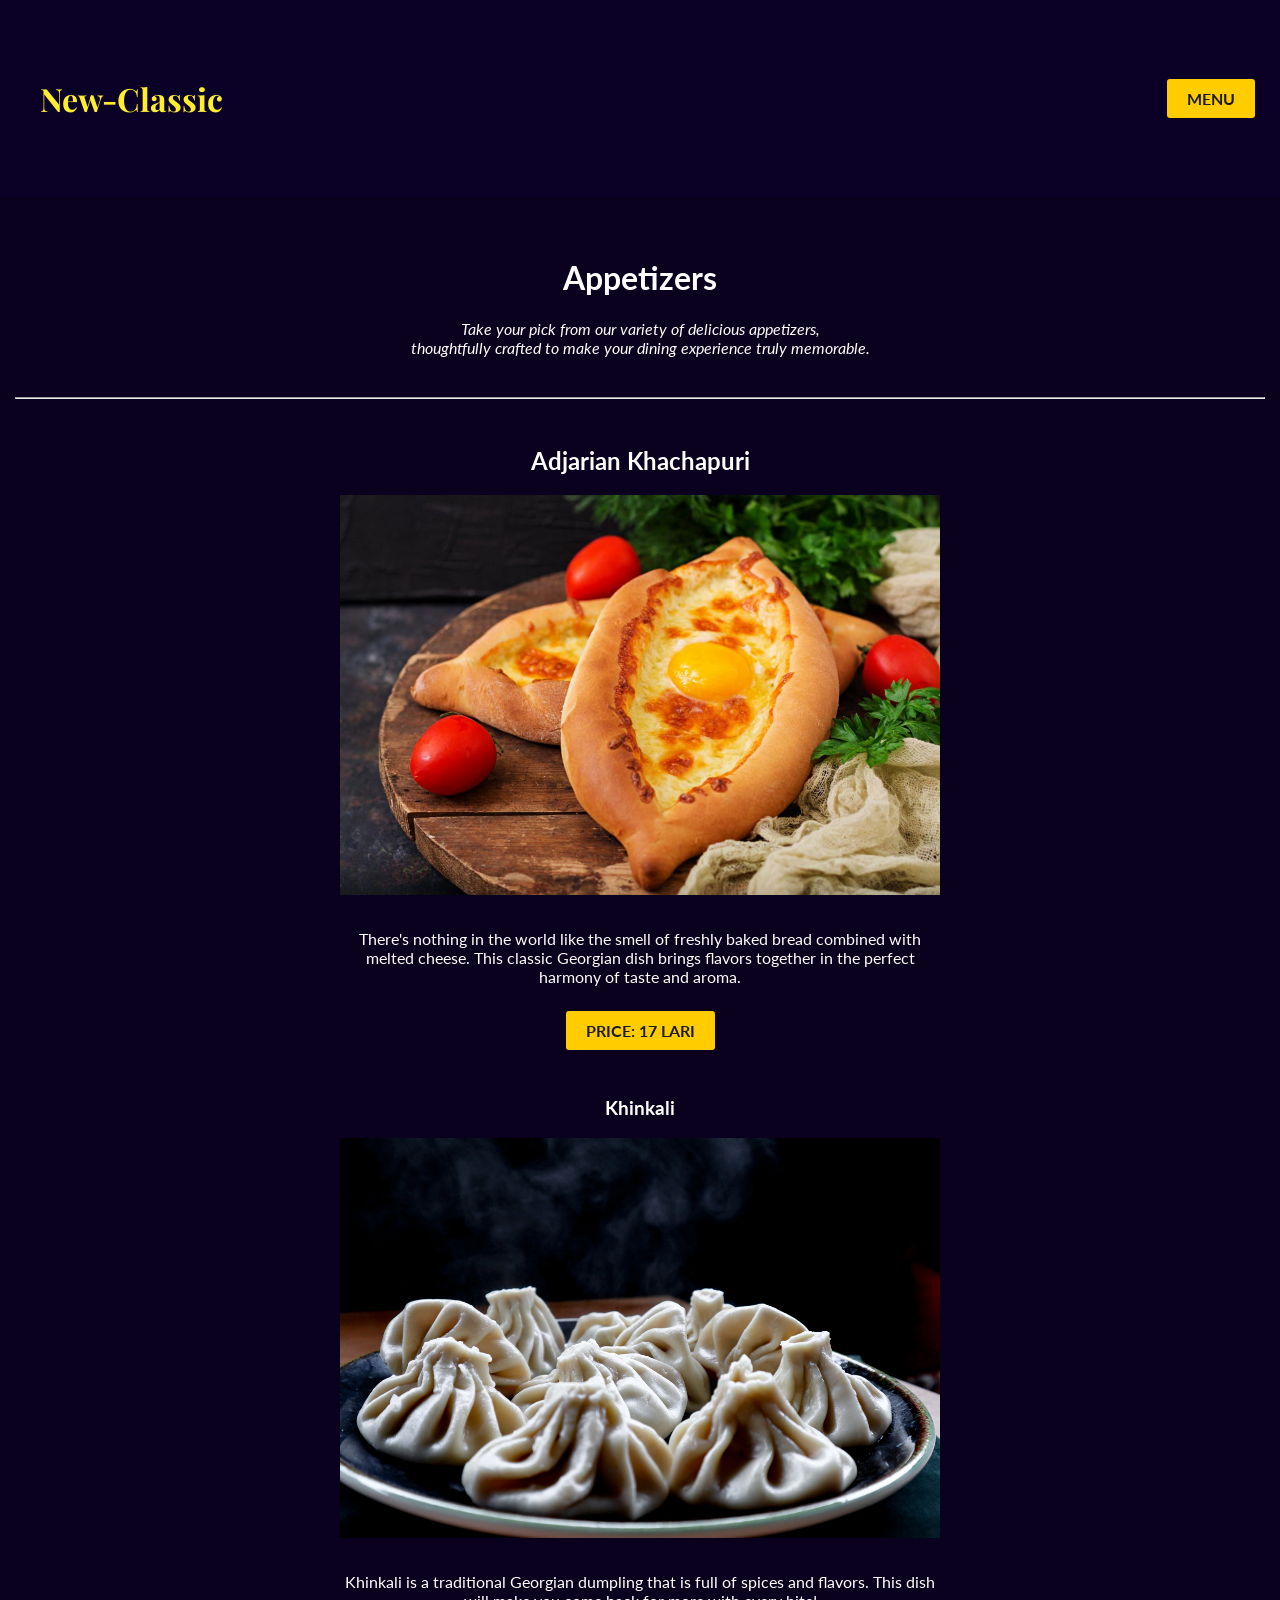
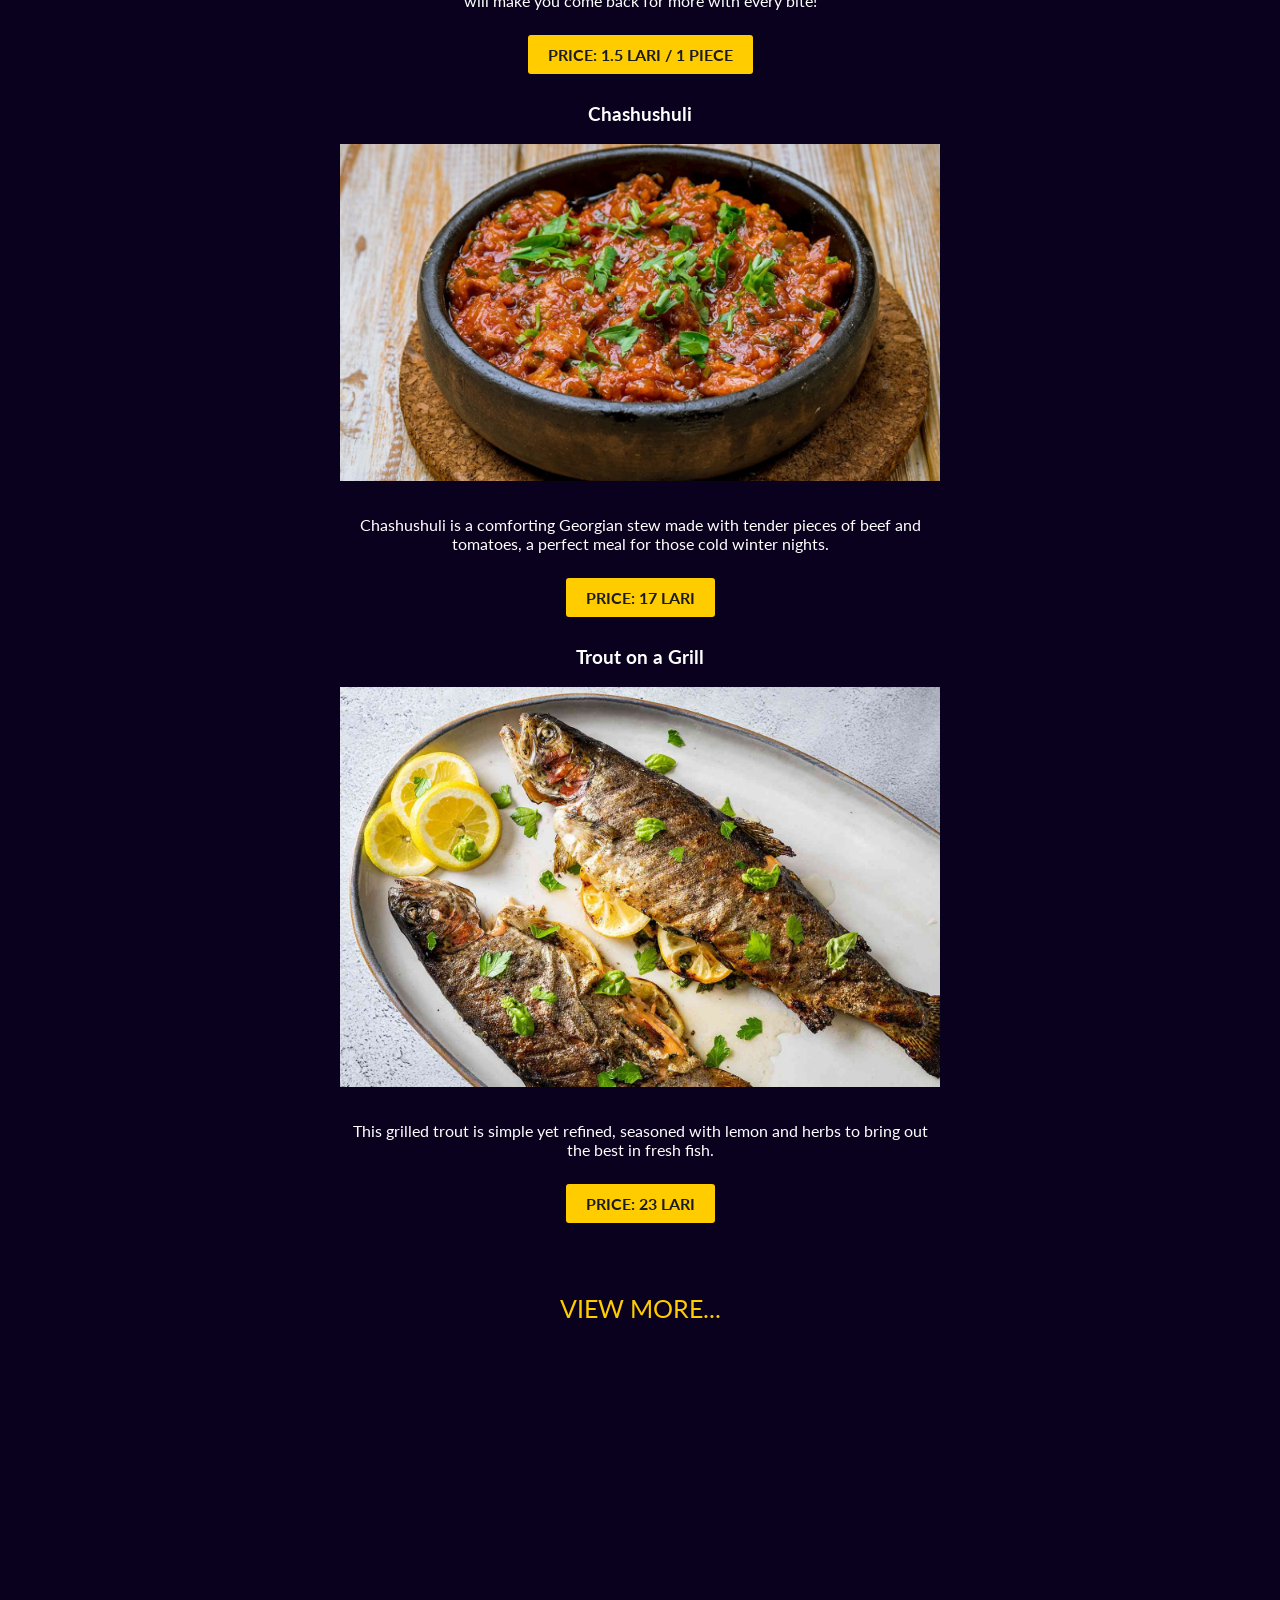
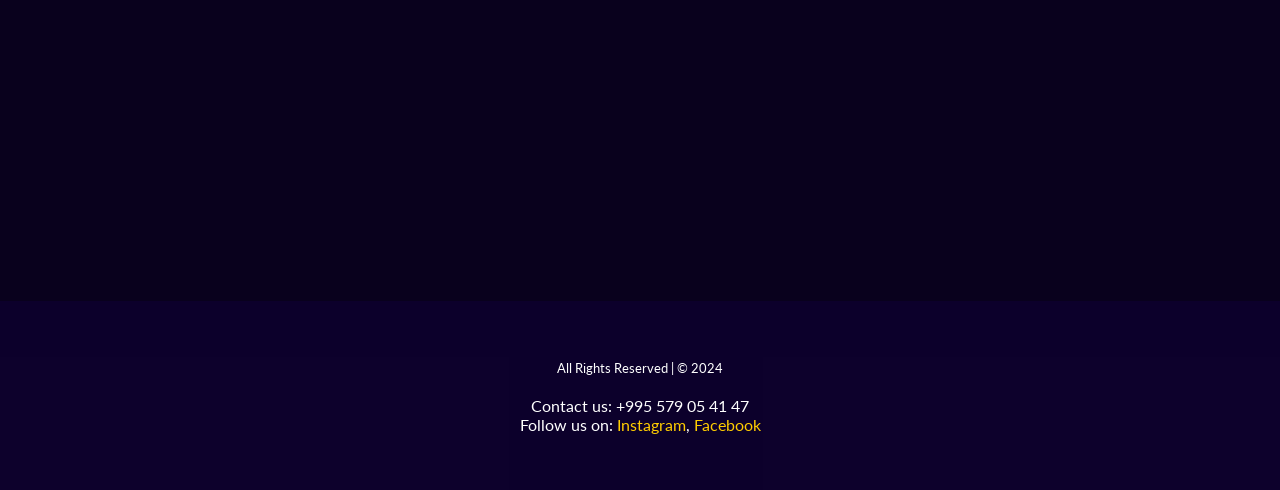
<file: index.html>
<!DOCTYPE html>
<html lang="en">

<head>
    <title>Restaurant Classic</title>
    <!-- Meta -->
    <meta charset="utf-8">
    <meta content="IE=edge,chrome=1" http-equiv="X-UA-Compatible">
    <meta name="viewport" content="width=device-width, initial-scale=1.0, maximum-scale=1 user-scalable=no">
    <!-- CSS -->
    <link rel="stylesheet" type="text/css" href="codecademy.css">
    <!-- Fonts -->
    <link href="https://fonts.googleapis.com/css?family=Lato:300,400,700|Playfair+Display:700" rel="stylesheet">
</head>

<body>
    <!-- Site Wide Header -->
    <header aria-label="site-wide-navigation" class="site-header">
        <div class="container">
            <nav role="navigation" aria-label="navigation" class="site-header-nav">
                <ul class="site-nav-left no-bullets">
                    <li>
                        <a href="#">
                            <p class="restaurant-classic-title"> New-Classic</p>
                        </a>
                    </li>
                </ul>

                <ul class="site-nav-mobile no-bullets">
                    <li>
                        <a href="#" class="button button-secondary button-small site-nav-link">Menu</a>
                    </li>
                </ul>
            </nav>
        </div>
    </header>

    <!-- Site Main Content -->
    <main class="site-main">
        <header aria-labelledby="page-title" class="clearfix site-main-header">
            <div class="container">
                <h1 id="page-title">Appetizers</h1>
                <p><i>Take your pick from our variety of delicious appetizers,<br> thoughtfully crafted to make your dining experience truly memorable.</i></p>
            </div>
        </header>
        <hr class="divider">
        <br>

        <!-- Featured Section -->
        <section aria-label="featured" class="site-main-section-header">
            <div class="recipe-preview-content">
                <h2>Adjarian Khachapuri</h2>
                <img src="adjarian-khachapuri.jpg" class="recipe-preview-img" alt="Adjarian Khachapuri">
                <p>There's nothing in the world like the smell of freshly baked bread combined with melted cheese. This classic Georgian dish brings flavors together in the perfect harmony of taste and aroma.</p>
                <br>
                <a href="#" class="button button-primary button-small">Price: 17 Lari</a>
            </div>
        </section>
        <br>

        <!-- Popular Recipes -->
        <section aria-label="popular-choices" class="site-main-section">
            <ul class="no-bullets">
                <li class="recipe-preview">
                    <div class="recipe-preview-content">
                        <h3>Khinkali</h3>
                        <img src="xinkali.jpg" class="recipe-preview-img" alt="Khinkali">
                        <p>Khinkali is a traditional Georgian dumpling that is full of spices and flavors. This dish will make you come back for more with every bite!</p>
                        <br>
                        <a href="#" class="button button-primary button-small">Price: 1.5 Lari / 1 piece</a>
                    </div>
                </li>
                <li class="recipe-preview">
                    <div class="recipe-preview-content">
                        <h3>Chashushuli</h3>
                        <img src="chashushuli.jpg" class="recipe-preview-img" alt="Chashushuli">
                        <p>Chashushuli is a comforting Georgian stew made with tender pieces of beef and tomatoes, a perfect meal for those cold winter nights.</p>
                        <br>
                        <a href="#" class="button button-primary button-small">Price: 17 Lari</a>
                    </div>
                </li>
                <li class="recipe-preview">
                    <div class="recipe-preview-content">
                        <h3>Trout on a Grill</h3>
                        <img src="trout.jpg" class="recipe-preview-img" alt="Trout">
                        <p>This grilled trout is simple yet refined, seasoned with lemon and herbs to bring out the best in fresh fish.</p>
                        <br>
                        <a href="#" class="button button-primary button-small">Price: 23 Lari</a>
                    </div>
                </li>
                <li class="recipe-more">
                    <a href="#">VIEW MORE...</a>
                </li>
            </ul>
        </section>

        <!-- Google Maps Address -->
        <section class="maps-section">
            <div class="container">
               
                <iframe src="https://www.google.com/maps/embed?pb=!1m18!1m12!1m3!1d1490.6278884320714!2d41.64103642761871!3d41.65021539640847!2m3!1f0!2f0!3f0!3m2!1i1024!2i768!4f13.1!3m3!1m2!1s0x40678710e5bba015%3A0x7a9f61ab2642207d!2sRestaurant%20Classic!5e0!3m2!1sen!2sge!4v1728292988836!5m2!1sen!2sge" width="100%" height="450" style="border:0;" allowfullscreen="" loading="lazy" referrerpolicy="no-referrer-when-downgrade"></iframe>
            </div>
         
        </section>
    </main>
 


    <!-- Site Wide Footer -->
    <footer class="footer">
        <div class="container">
            <nav role="navigation" class="clearfix">
                <ul class="footer-section footer-section-left no-bullets">
                    
                    <li>
                        <small>All Rights Reserved | &copy; <time>2024</time></small>
                    </li>
                </ul>
                <ul class="footer-section footer-section-right no-bullets">
                    <li>Contact us: +995 579 05 41 47</li>
                    <li>Follow us on:
                        <a href="https://www.instagram.com/restaurant_classic_batumi?igsh=MTMzOXJ1dmZqeTl5Zg==" target="_blank">Instagram</a>,
                        <a href="https://www.facebook.com/profile.php?id=61566733895408" target="_blank">Facebook</a>
                    </li>
                </ul>
            </nav>
        </div>
    </footer>
</body>

</html>
</file>
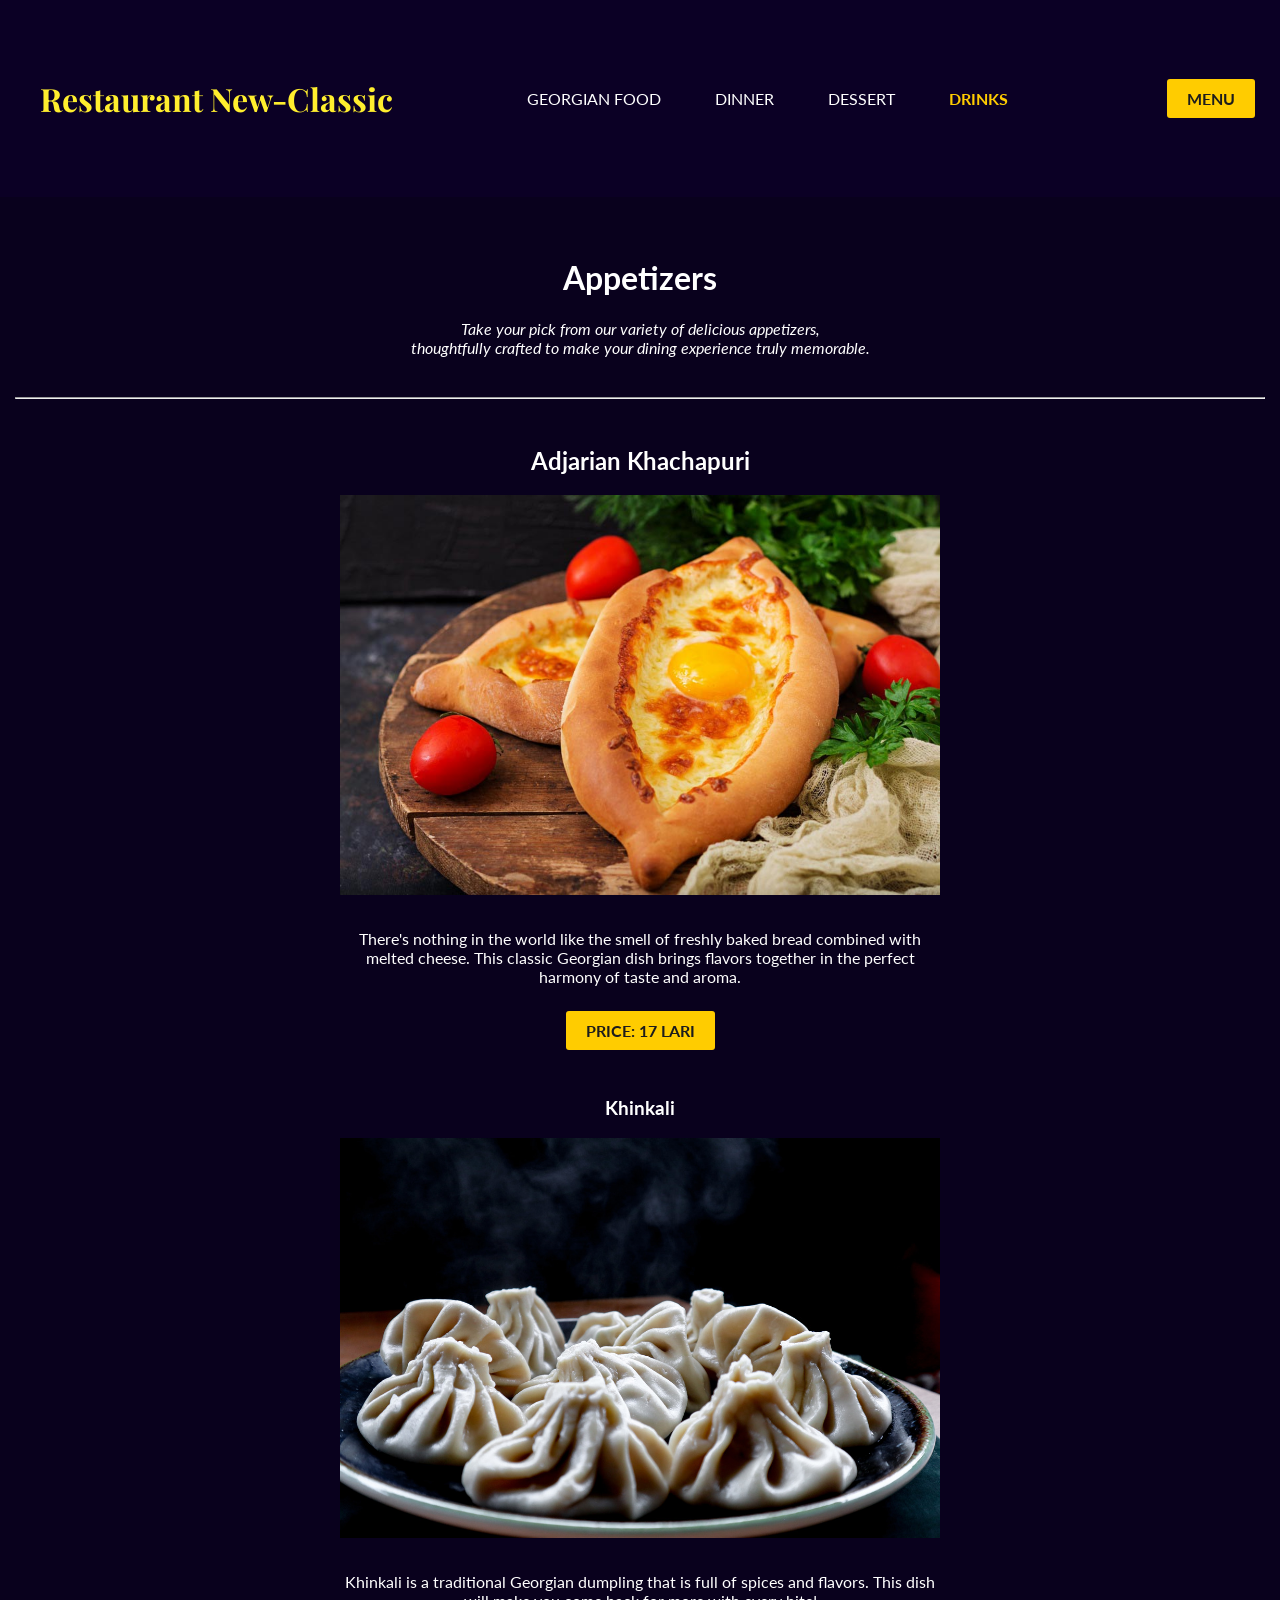
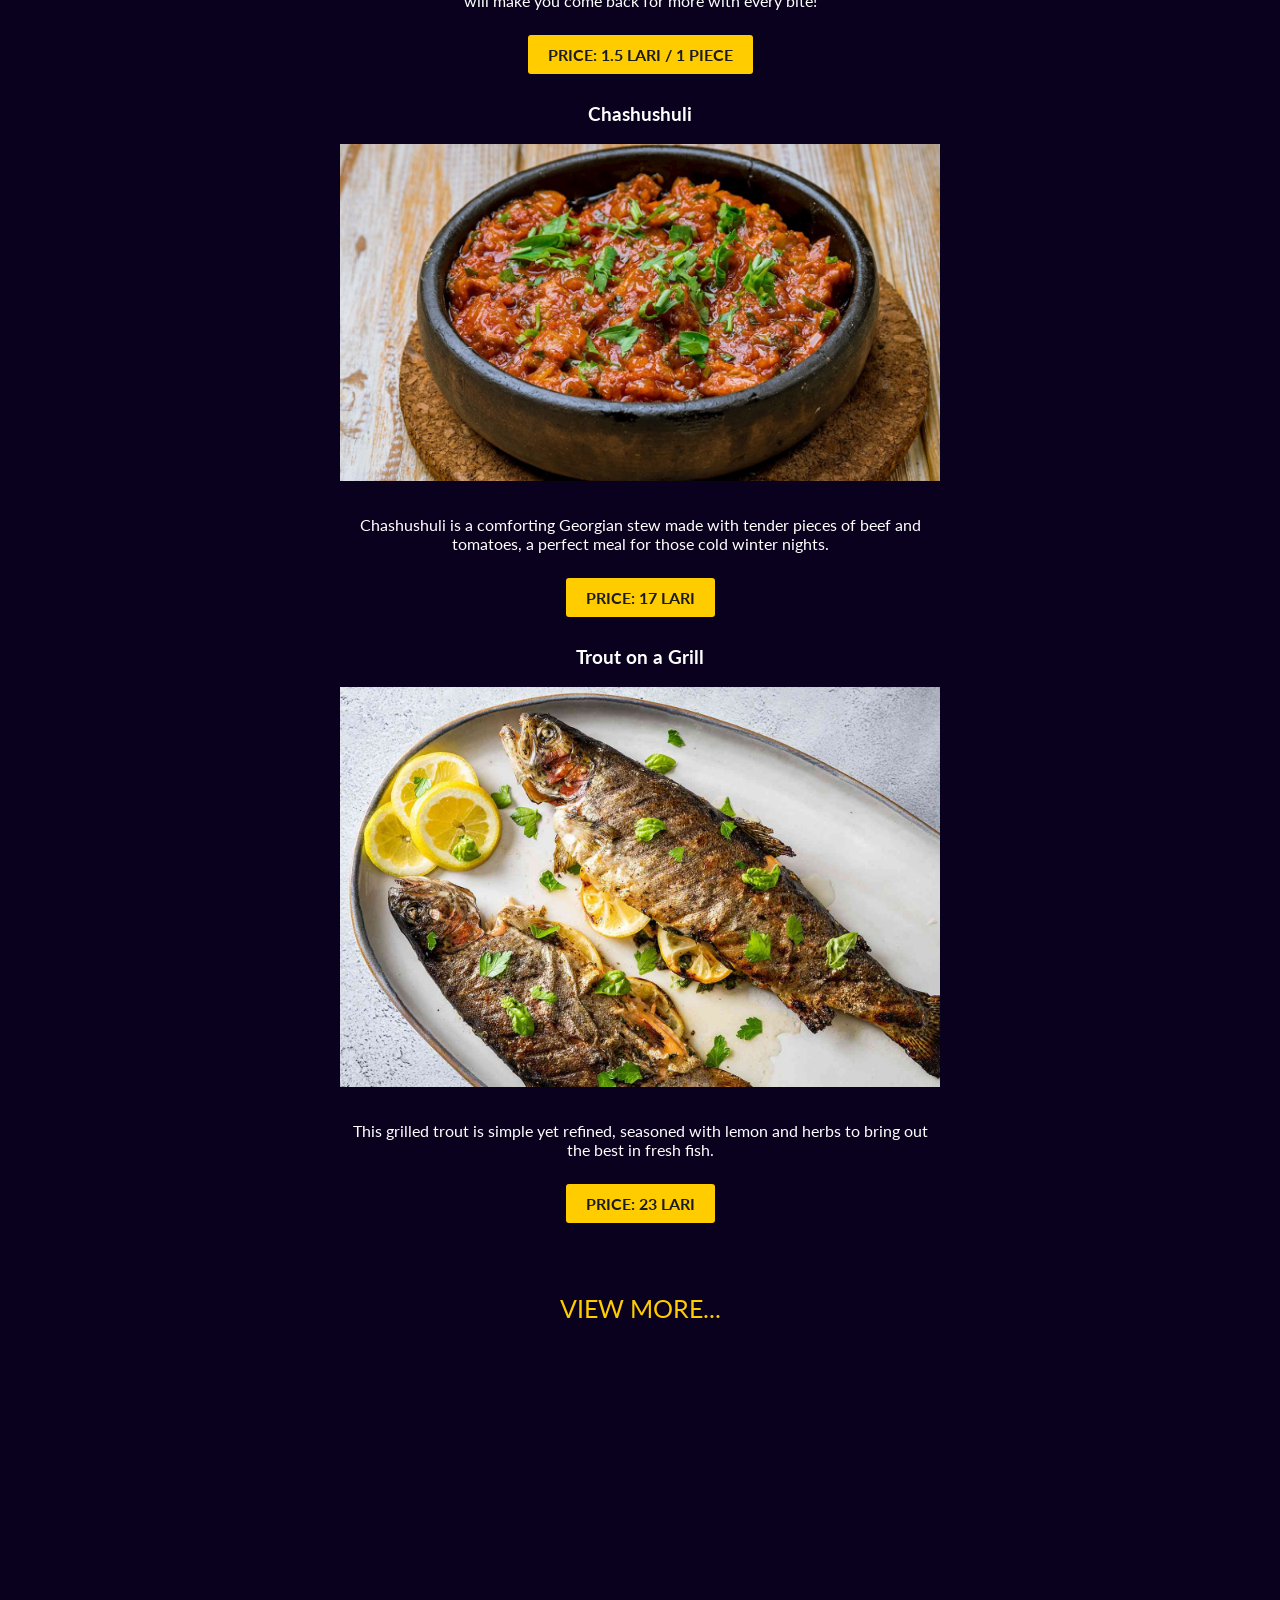
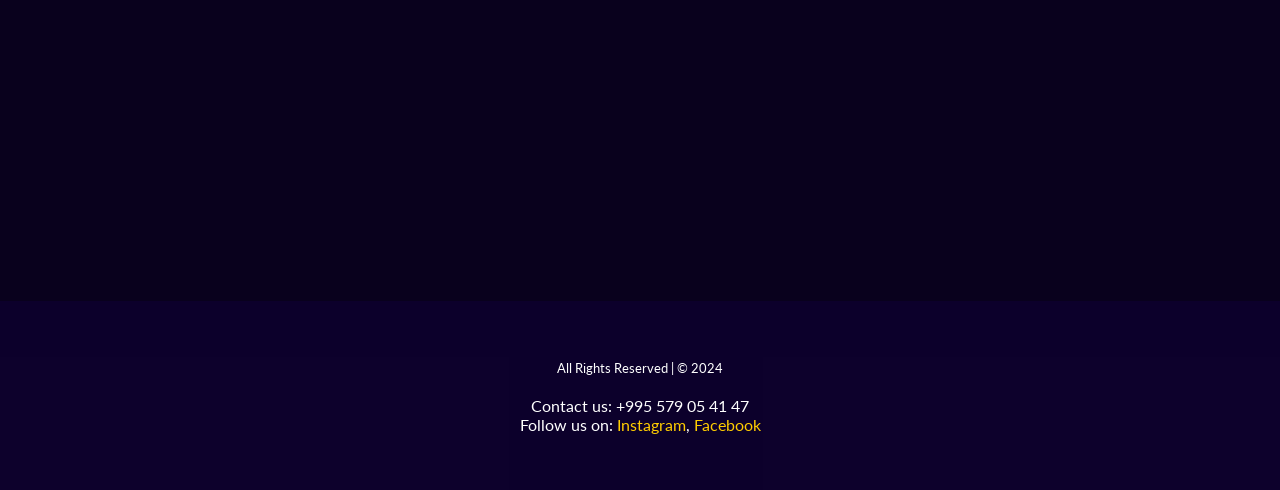
<file: codecademy.html>
<!DOCTYPE html>
<html lang="en">

<head>
    <title>Restaurant Classic</title>
    <!-- Meta -->
    <meta charset="utf-8">
    <meta content="IE=edge,chrome=1" http-equiv="X-UA-Compatible">
    <meta name="viewport" content="width=device-width, initial-scale=1.0, maximum-scale=1 user-scalable=no">
    <!-- CSS -->
    <link rel="stylesheet" type="text/css" href="codecademy.css">
    <!-- Fonts -->
    <link href="https://fonts.googleapis.com/css?family=Lato:300,400,700|Playfair+Display:700" rel="stylesheet">
</head>

<body>
    <!-- Site Wide Header -->
    <header aria-label="site-wide-navigation" class="site-header">
        <div class="container">
            <nav role="navigation" aria-label="navigation" class="site-header-nav">
                <ul class="site-nav-left no-bullets">
                    <li>
                        <a href="#">
                            <p class="restaurant-classic-title">Restaurant New-Classic</p>
                        </a>
                    </li>
                </ul>
                <ul class="site-nav-right no-bullets">
                    <li><a href="#" class="site-nav-link">Georgian food</a></li>
                    <li><a href="#" class="site-nav-link">Dinner</a></li>
                    <li><a href="#" class="site-nav-link">Dessert</a></li>
                    <li><a href="#" class="site-nav-link-bold">DRINKS</a></li>
                </ul>
                <ul class="site-nav-mobile no-bullets">
                    <li>
                        <a href="#" class="button button-secondary button-small site-nav-link">Menu</a>
                    </li>
                </ul>
            </nav>
        </div>
    </header>

    <!-- Site Main Content -->
    <main class="site-main">
        <header aria-labelledby="page-title" class="clearfix site-main-header">
            <div class="container">
                <h1 id="page-title">Appetizers</h1>
                <p><i>Take your pick from our variety of delicious appetizers,<br> thoughtfully crafted to make your dining experience truly memorable.</i></p>
            </div>
        </header>
        <hr class="divider">
        <br>

        <!-- Featured Section -->
        <section aria-label="featured" class="site-main-section-header">
            <div class="recipe-preview-content">
                <h2>Adjarian Khachapuri</h2>
                <img src="adjarian-khachapuri.jpg" class="recipe-preview-img" alt="Adjarian Khachapuri">
                <p>There's nothing in the world like the smell of freshly baked bread combined with melted cheese. This classic Georgian dish brings flavors together in the perfect harmony of taste and aroma.</p>
                <br>
                <a href="#" class="button button-primary button-small">Price: 17 Lari</a>
            </div>
        </section>
        <br>

        <!-- Popular Recipes -->
        <section aria-label="popular-choices" class="site-main-section">
            <ul class="no-bullets">
                <li class="recipe-preview">
                    <div class="recipe-preview-content">
                        <h3>Khinkali</h3>
                        <img src="xinkali.jpg" class="recipe-preview-img" alt="Khinkali">
                        <p>Khinkali is a traditional Georgian dumpling that is full of spices and flavors. This dish will make you come back for more with every bite!</p>
                        <br>
                        <a href="#" class="button button-primary button-small">Price: 1.5 Lari / 1 piece</a>
                    </div>
                </li>
                <li class="recipe-preview">
                    <div class="recipe-preview-content">
                        <h3>Chashushuli</h3>
                        <img src="chashushuli.jpg" class="recipe-preview-img" alt="Chashushuli">
                        <p>Chashushuli is a comforting Georgian stew made with tender pieces of beef and tomatoes, a perfect meal for those cold winter nights.</p>
                        <br>
                        <a href="#" class="button button-primary button-small">Price: 17 Lari</a>
                    </div>
                </li>
                <li class="recipe-preview">
                    <div class="recipe-preview-content">
                        <h3>Trout on a Grill</h3>
                        <img src="trout.jpg" class="recipe-preview-img" alt="Trout">
                        <p>This grilled trout is simple yet refined, seasoned with lemon and herbs to bring out the best in fresh fish.</p>
                        <br>
                        <a href="#" class="button button-primary button-small">Price: 23 Lari</a>
                    </div>
                </li>
                <li class="recipe-more">
                    <a href="#">VIEW MORE...</a>
                </li>
            </ul>
        </section>

        <!-- Google Maps Address -->
        <section class="maps-section">
            <div class="container">
               
                <iframe src="https://www.google.com/maps/embed?pb=!1m18!1m12!1m3!1d1490.6278884320714!2d41.64103642761871!3d41.65021539640847!2m3!1f0!2f0!3f0!3m2!1i1024!2i768!4f13.1!3m3!1m2!1s0x40678710e5bba015%3A0x7a9f61ab2642207d!2sRestaurant%20Classic!5e0!3m2!1sen!2sge!4v1728292988836!5m2!1sen!2sge" width="100%" height="450" style="border:0;" allowfullscreen="" loading="lazy" referrerpolicy="no-referrer-when-downgrade"></iframe>
            </div>
         
        </section>
    </main>
 


    <!-- Site Wide Footer -->
    <footer class="footer">
        <div class="container">
            <nav role="navigation" class="clearfix">
                <ul class="footer-section footer-section-left no-bullets">
                    
                    <li>
                        <small>All Rights Reserved | &copy; <time>2024</time></small>
                    </li>
                </ul>
                <ul class="footer-section footer-section-right no-bullets">
                    <li>Contact us: +995 579 05 41 47</li>
                    <li>Follow us on:
                        <a href="https://www.instagram.com/restaurant_classic_batumi?igsh=MTMzOXJ1dmZqeTl5Zg==" target="_blank">Instagram</a>,
                        <a href="https://www.facebook.com/profile.php?id=61566733895408" target="_blank">Facebook</a>
                    </li>
                </ul>
            </nav>
        </div>
    </footer>
</body>

</html>
</file>
<file: codecademy.css>
/* Global Styles */
* {
  box-sizing: border-box;
}

body {
  font-family: 'Lato', sans-serif;
  color: #ffffff;
  background-color: rgba(9, 1, 29, 1);
  margin: 0;
  overflow-x: hidden;
}

img {
  max-width: 100%;
  height: auto;
}

a {
  color: #ffcc00;
  text-decoration: none;
}

/* Remove Bullet Points */
.no-bullets {
  list-style-type: none;
  padding-left: 0;
}



/* Header */
.site-header {
  background-color: rgba(13, 1, 42, 0.595);
  padding: 10px 0;
}

.site-header-nav {
  display: flex;
  align-items: center;
  justify-content: space-between;
}

/* Navigation Links */
.site-nav-right li,
.site-nav-left li,
.site-nav-mobile li {
  display: inline;
  margin: 0 25px;
}

.site-nav-link {
  color: #ffffff;
  font-weight: 400;
  text-transform: uppercase;
}

.site-nav-link-bold {
  font-weight: 700;
}

/* Restaurant Classic Title */
.restaurant-classic-title {
  font-family: 'Playfair Display', serif;
  font-size: 2rem;
  font-weight: 700;
  text-align: left;
  color: #ffee2e;
  margin-left: 40px;
  
}

/* Main Content */
.site-main {
  padding: 40px 15px;
  text-align: center;
}

.site-main-header {
  margin-bottom: 40px;
}
.recipe-more{
  margin: 45px;
  margin-top: 60px;
  font-size: 25px;
  
}

.recipe-preview-content {
  max-width: 600px;
  margin: 0 auto;
  padding-bottom: 20px;
}

.recipe-preview-img {
  width: 100%;
  height: auto;
  margin-bottom: 15px;
}

/* Maps Section */
.maps-section {
  padding: 20px 0;
}

.price {
  font-size: 1.2rem;
  color: #ffcc00;
  margin: 10px 0;
}

/* Buttons */
.button {
  background-color: #ffcc00;
  color: #1c1c1c;
  padding: 10px 20px;
  text-transform: uppercase;
  font-weight: 700;
  border-radius: 3px;
  transition: background-color 0.3s ease;
}

.button:hover {
  background-color: #e6b800;
  cursor: pointer;
  opacity: 0.7;
}

/* Footer */
.footer {
  background-color: #0e0131b9;
  padding: 40px 20px;
  color: #ffffff;
  text-align: center;
}

.footer-section-left {
  margin-bottom: 20px;
}

.footer-logo {
  max-height: 80px;
  margin-bottom: 10px;
}

/* Responsive Styles */
@media (max-width: 768px) {
  .recipe-preview {
    flex-direction: column;
    align-items: center;
  }

  .recipe-preview-content {
    flex-direction: column;
  }

  .recipe-preview-img {
    width: 100%;
  }
}
</file>
